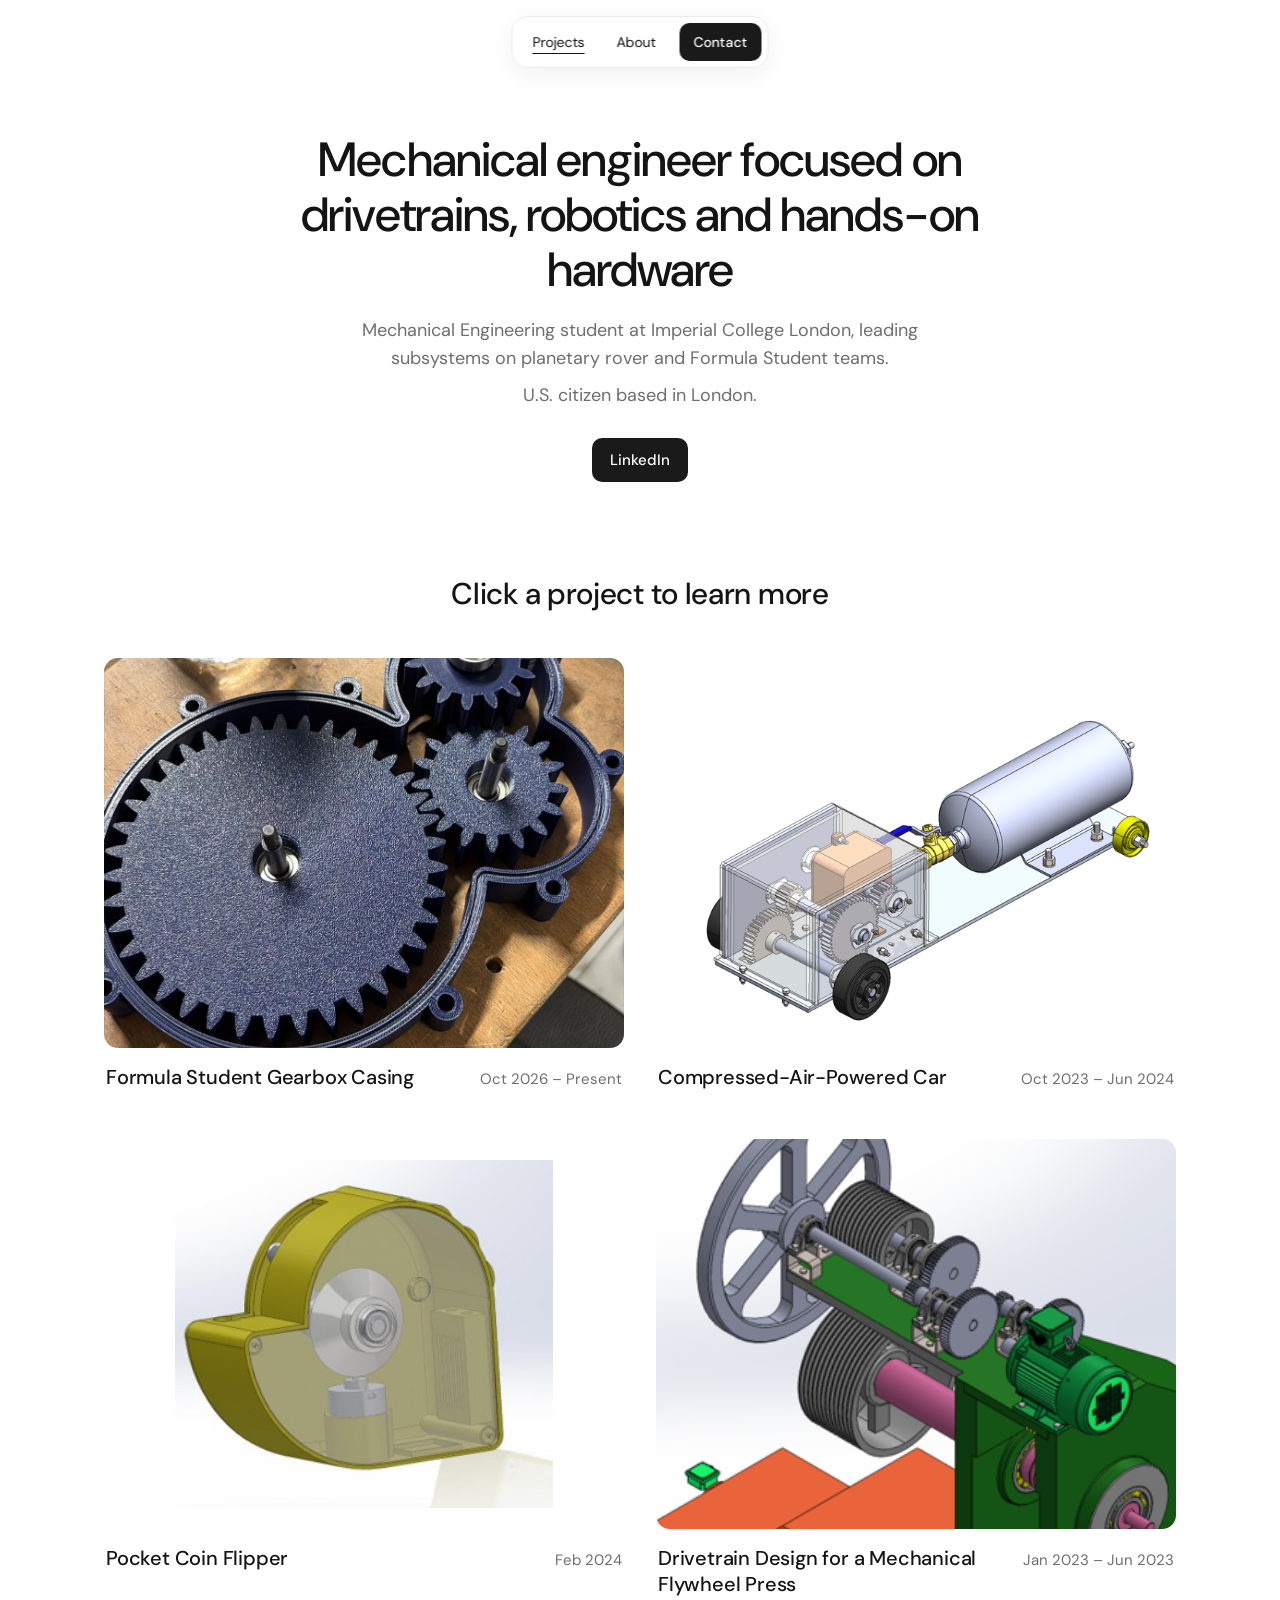
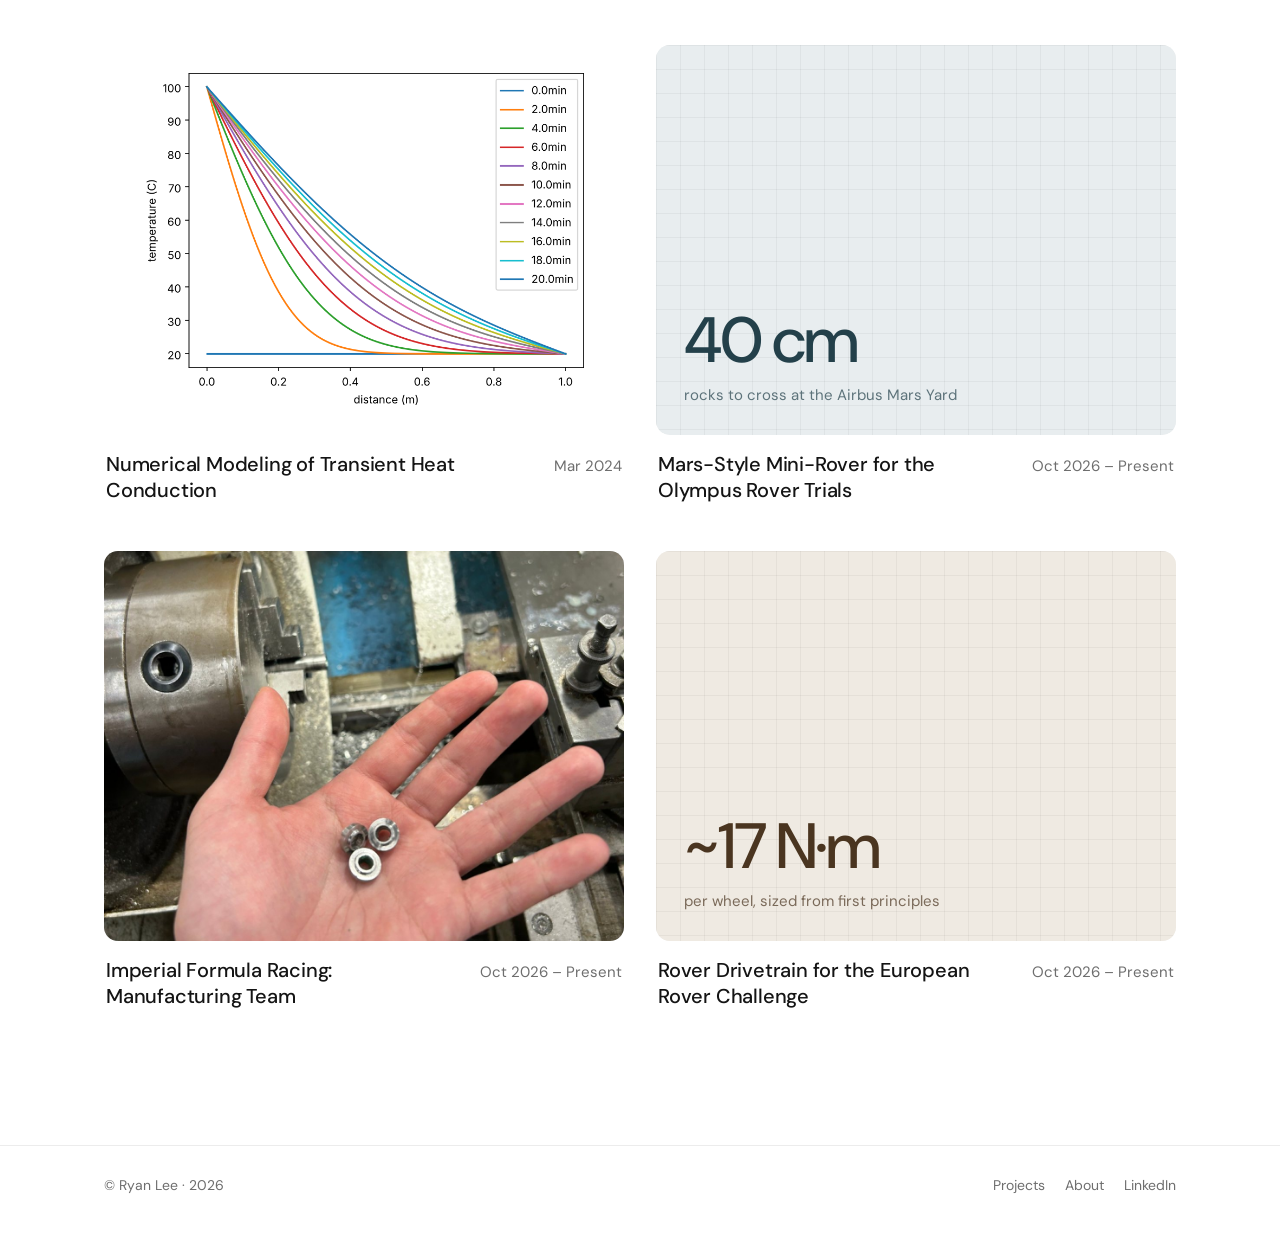
<file: index.html>
<!doctype html>
<html lang="en">
<head>
  <meta charset="utf-8">
  <meta name="viewport" content="width=device-width, initial-scale=1">
  <title>Ryan Lee · Mechanical Engineer</title>
  <meta name="description" content="Ryan Lee: mechanical engineering portfolio. Drivetrains, robotics and mechanical design. U.S. citizen, Imperial College London.">
  <link rel="icon" href="favicon.svg" type="image/svg+xml">
  <link rel="icon" href="favicon-32.png" sizes="32x32" type="image/png">
  <link rel="apple-touch-icon" href="apple-touch-icon.png">
  <!-- Link previews (LinkedIn, email, Slack) -->
  <meta property="og:url" content="https://rydhlee.github.io/">
  <meta property="og:type" content="website">
  <meta property="og:title" content="Ryan Lee · Mechanical Engineer">
  <meta property="og:description" content="Ryan Lee: mechanical engineering portfolio. Drivetrains, robotics and mechanical design. U.S. citizen, Imperial College London.">
  <meta property="og:image" content="https://rydhlee.github.io/og-image.png">
  <meta property="og:image:width" content="1200">
  <meta property="og:image:height" content="630">
  <meta name="twitter:card" content="summary_large_image">  <link rel="preconnect" href="https://fonts.googleapis.com">
  <link rel="preconnect" href="https://fonts.gstatic.com" crossorigin>
  <link href="https://fonts.googleapis.com/css2?family=DM+Sans:opsz,wght@9..40,400;9..40,500;9..40,600&display=swap" rel="stylesheet">
  <link rel="stylesheet" href="assets/style.css">
  <script src="assets/data.js"></script>
  <script src="assets/app.js"></script>
</head>
<body data-page="home"></body>
</html>
</file>
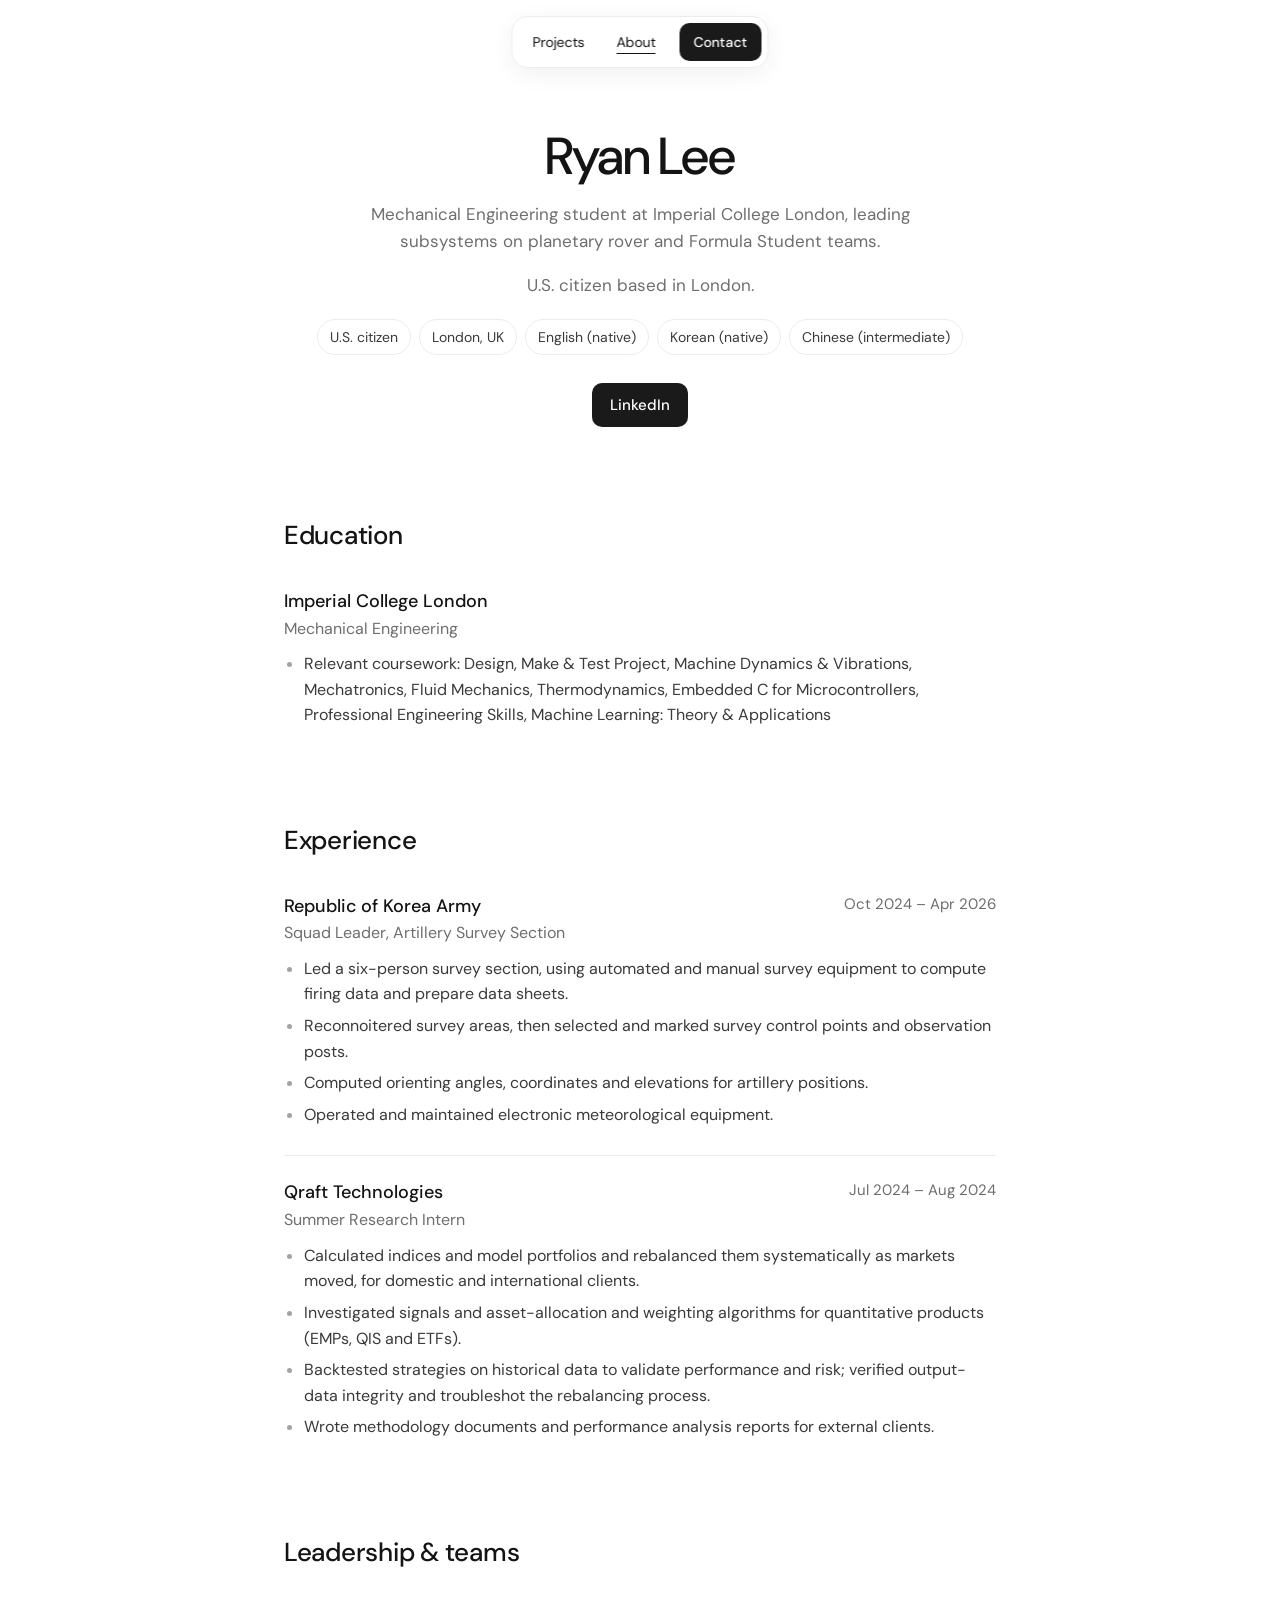
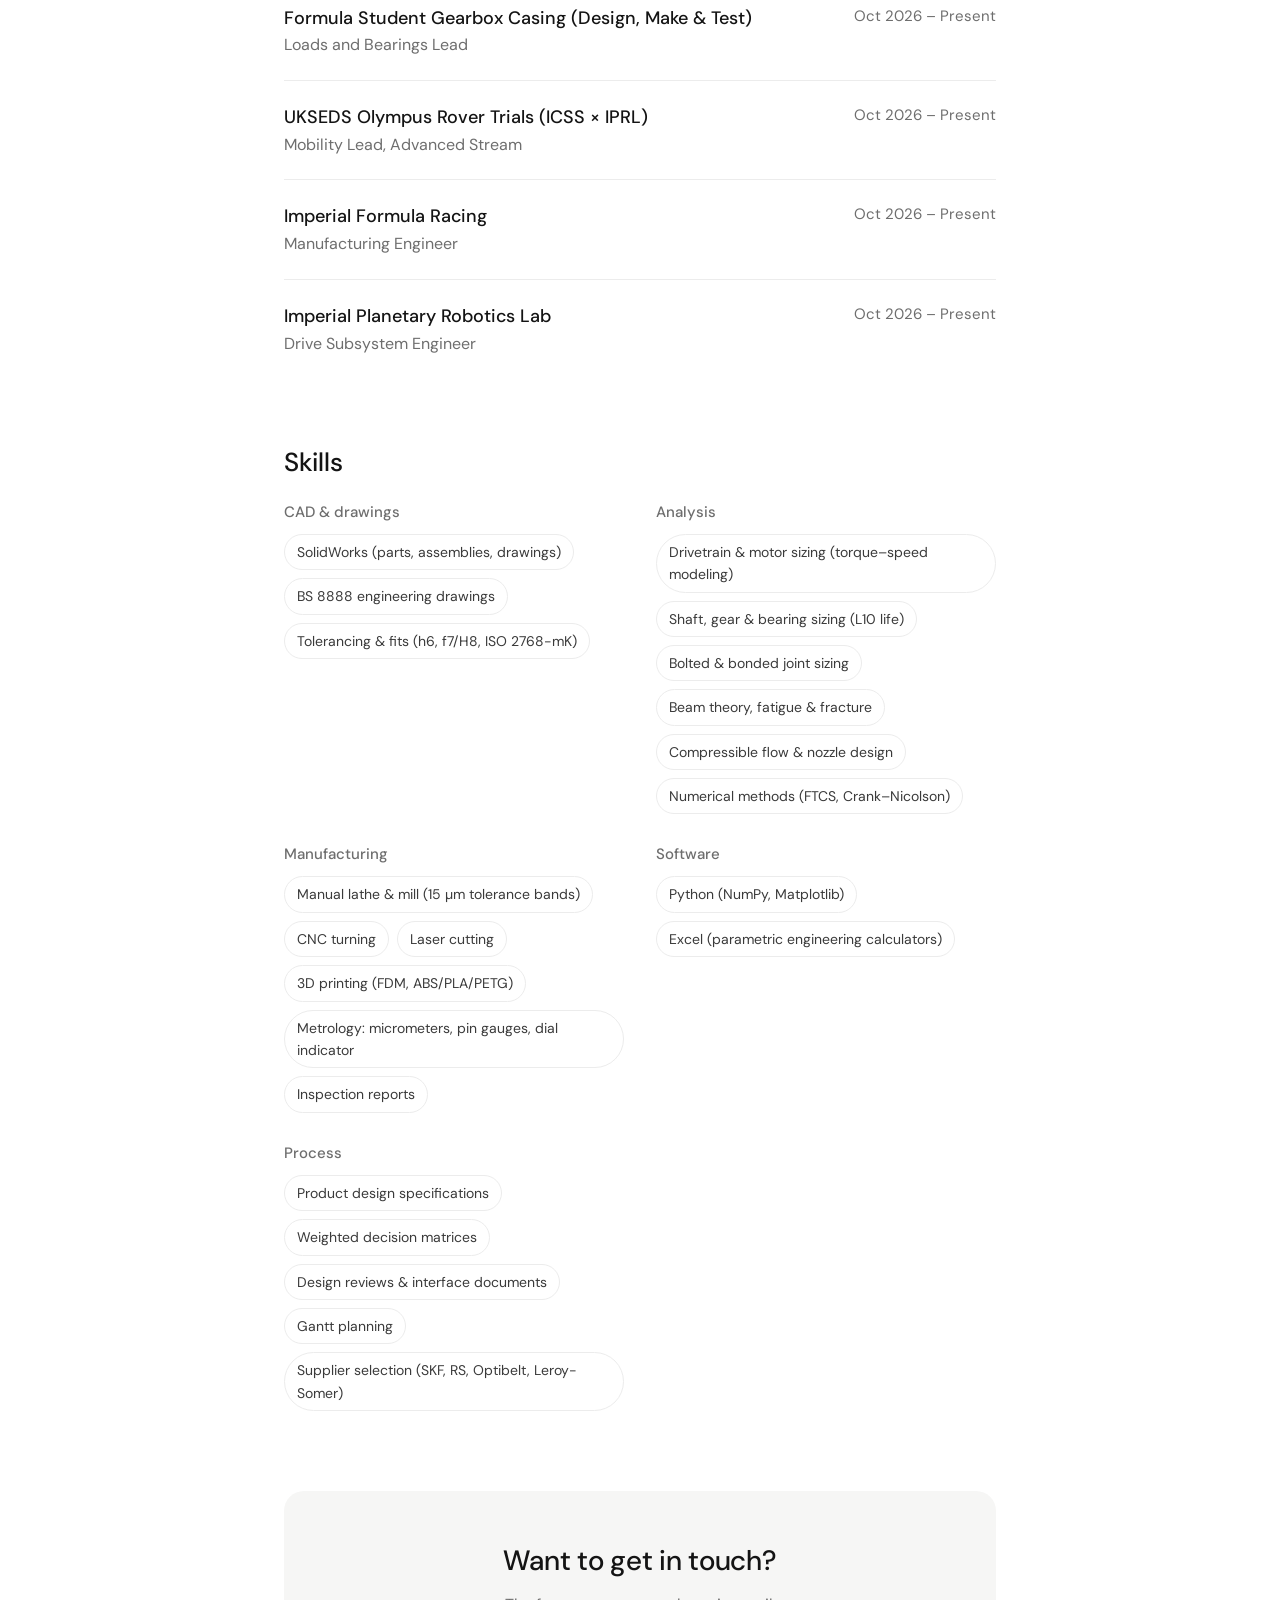
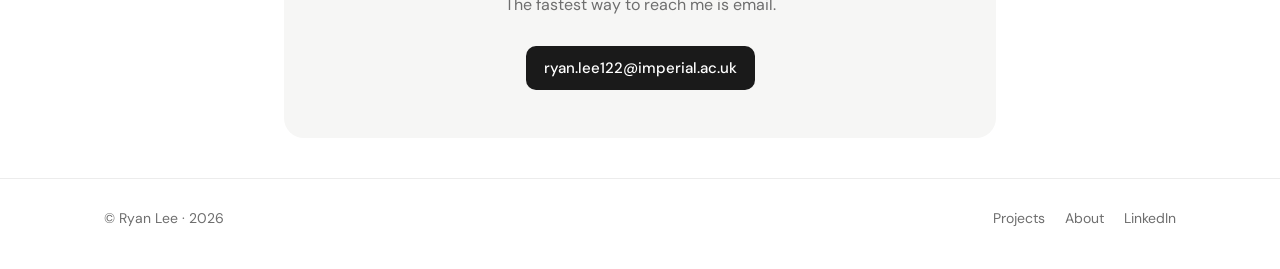
<file: about.html>
<!doctype html>
<html lang="en">
<head>
  <meta charset="utf-8">
  <meta name="viewport" content="width=device-width, initial-scale=1">
  <title>About · Ryan Lee</title>
  <meta name="description" content="Ryan Lee: mechanical engineering portfolio. Drivetrains, robotics and mechanical design. U.S. citizen, Imperial College London.">
  <link rel="icon" href="favicon.svg" type="image/svg+xml">
  <link rel="icon" href="favicon-32.png" sizes="32x32" type="image/png">
  <link rel="apple-touch-icon" href="apple-touch-icon.png">
  <!-- Link previews (LinkedIn, email, Slack) -->
  <meta property="og:url" content="https://rydhlee.github.io/about.html">
  <meta property="og:type" content="website">
  <meta property="og:title" content="About · Ryan Lee">
  <meta property="og:description" content="Ryan Lee: mechanical engineering portfolio. Drivetrains, robotics and mechanical design. U.S. citizen, Imperial College London.">
  <meta property="og:image" content="https://rydhlee.github.io/og-image.png">
  <meta property="og:image:width" content="1200">
  <meta property="og:image:height" content="630">
  <meta name="twitter:card" content="summary_large_image">  <link rel="preconnect" href="https://fonts.googleapis.com">
  <link rel="preconnect" href="https://fonts.gstatic.com" crossorigin>
  <link href="https://fonts.googleapis.com/css2?family=DM+Sans:opsz,wght@9..40,400;9..40,500;9..40,600&display=swap" rel="stylesheet">
  <link rel="stylesheet" href="assets/style.css">
  <script src="assets/data.js"></script>
  <script src="assets/app.js"></script>
</head>
<body data-page="about"></body>
</html>
</file>
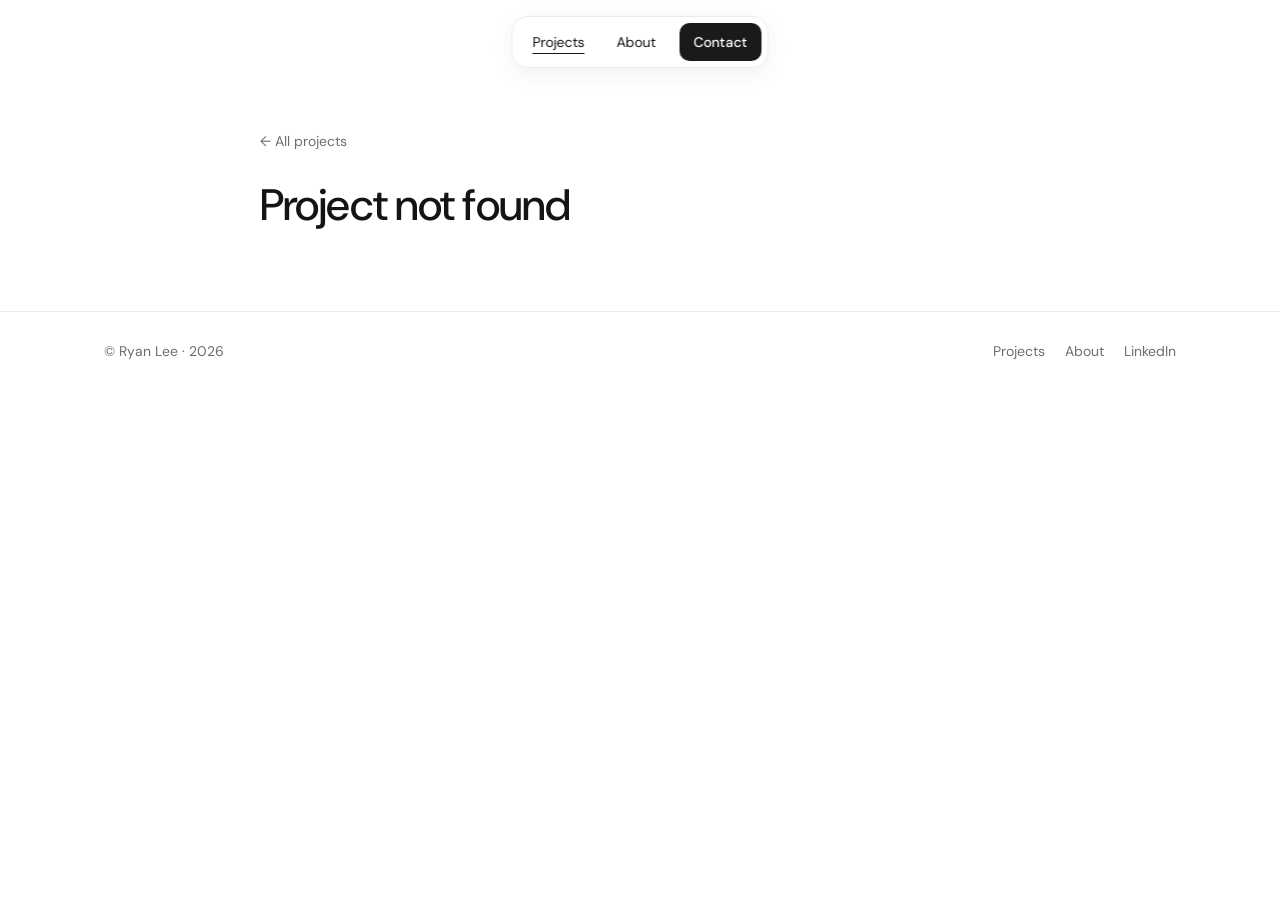
<file: project.html>
<!doctype html>
<html lang="en">
<head>
  <meta charset="utf-8">
  <meta name="viewport" content="width=device-width, initial-scale=1">
  <title>Project · Ryan Lee</title>
  <meta name="description" content="Ryan Lee: mechanical engineering portfolio. Drivetrains, robotics and mechanical design. U.S. citizen, Imperial College London.">
  <link rel="icon" href="favicon.svg" type="image/svg+xml">
  <link rel="icon" href="favicon-32.png" sizes="32x32" type="image/png">
  <link rel="apple-touch-icon" href="apple-touch-icon.png">
  <!-- Link previews (LinkedIn, email, Slack) -->
  <meta property="og:type" content="website">
  <meta property="og:title" content="Project · Ryan Lee">
  <meta property="og:description" content="Ryan Lee: mechanical engineering portfolio. Drivetrains, robotics and mechanical design. U.S. citizen, Imperial College London.">
  <meta property="og:image" content="https://rydhlee.github.io/og-image.png">
  <meta property="og:image:width" content="1200">
  <meta property="og:image:height" content="630">
  <meta name="twitter:card" content="summary_large_image">  <link rel="preconnect" href="https://fonts.googleapis.com">
  <link rel="preconnect" href="https://fonts.gstatic.com" crossorigin>
  <link href="https://fonts.googleapis.com/css2?family=DM+Sans:opsz,wght@9..40,400;9..40,500;9..40,600&display=swap" rel="stylesheet">
  <link rel="stylesheet" href="assets/style.css">
  <script src="assets/data.js"></script>
  <script src="assets/app.js"></script>
</head>
<body data-page="project"></body>
</html>
</file>
<file: assets/style.css>
:root {
  --bg: #ffffff;
  --text: #141414;
  --muted: #6e6e6e;
  --faint: #a3a3a3;
  --line: #ececec;
  --soft: #f6f6f5;
  --dark: #1a1a1a;
  --radius: 14px;
  --font: "DM Sans", system-ui, -apple-system, "Segoe UI", sans-serif;
}

* { box-sizing: border-box; margin: 0; padding: 0; }
html { scroll-behavior: smooth; }
body {
  background: var(--bg);
  color: var(--text);
  font-family: var(--font);
  font-size: 16px;
  line-height: 1.6;
  -webkit-font-smoothing: antialiased;
}
a { color: inherit; text-decoration: none; }
img { display: block; max-width: 100%; }

/* ---------- Nav ---------- */
.nav {
  position: fixed; top: 16px; left: 50%; transform: translateX(-50%);
  z-index: 50;
  display: flex; align-items: center; gap: 4px;
  padding: 6px;
  background: rgba(255,255,255,.88);
  backdrop-filter: blur(12px); -webkit-backdrop-filter: blur(12px);
  border: 1px solid var(--line);
  border-radius: 16px;
  box-shadow: 0 6px 24px rgba(0,0,0,.06);
}
.nav a { font-size: 14px; padding: 8px 14px; border-radius: 10px; transition: background .2s; }
.nav a:not(.btn):hover { background: var(--soft); }
.nav a.active { text-decoration: underline; text-underline-offset: 6px; text-decoration-thickness: 1px; }
.nav .btn { margin-left: 6px; }

.btn {
  display: inline-flex; align-items: center; gap: 8px;
  background: var(--dark); color: #fff;
  font-size: 15px; font-weight: 500;
  padding: 10px 18px; border-radius: 10px;
  transition: transform .2s, opacity .2s;
}
.btn:hover { transform: translateY(-1px); opacity: .9; }
.btn.ghost { background: var(--soft); color: var(--text); }

/* ---------- Layout ---------- */
.wrap { max-width: 1120px; margin: 0 auto; padding: 0 24px; }
.narrow { max-width: 760px; margin: 0 auto; padding: 0 24px; }

/* ---------- Hero ---------- */
.hero { padding: 132px 0 56px; text-align: center; }
.hero h1 {
  font-size: clamp(32px, 5vw, 48px); font-weight: 500;
  line-height: 1.15; letter-spacing: -0.02em;
  max-width: 680px; margin: 0 auto;
}
.hero p { color: var(--muted); font-size: 18px; max-width: 600px; margin: 18px auto 0; }
.hero p + p { margin-top: 8px; }
.actions { display: flex; gap: 10px; justify-content: center; flex-wrap: wrap; margin-top: 28px; }

.lead-in { text-align: center; font-size: clamp(22px, 3vw, 30px); font-weight: 500; letter-spacing: -0.01em; margin: 32px 0 40px; }

/* ---------- Project grid ---------- */
.grid { display: grid; grid-template-columns: repeat(2, 1fr); gap: 48px 32px; padding-bottom: 96px; }
.card { display: block; }
.thumb {
  position: relative; aspect-ratio: 4 / 3; border-radius: var(--radius);
  overflow: hidden; background: var(--soft);
}
.thumb img { width: 100%; height: 100%; object-fit: cover; transition: transform .5s ease; }
.card:hover .thumb img, .card:hover .ph-inner { transform: scale(1.03); }
.card-meta { display: flex; justify-content: space-between; align-items: baseline; gap: 16px; padding: 16px 2px 0; }
.card-meta h3 { font-size: 20px; font-weight: 500; line-height: 1.3; letter-spacing: -0.01em; }
.card-meta span { color: var(--muted); font-size: 15px; white-space: nowrap; }

/* Placeholder shown until a project photo is added */
.ph {
  position: absolute; inset: 0; overflow: hidden;
  background-color: var(--tint, #eef0f3);
}
.ph-inner {
  position: absolute; inset: 0;
  display: flex; flex-direction: column; justify-content: flex-end;
  padding: 28px;
  background-image:
    linear-gradient(rgba(0,0,0,.045) 1px, transparent 1px),
    linear-gradient(90deg, rgba(0,0,0,.045) 1px, transparent 1px);
  background-size: 24px 24px;
  transition: transform .5s ease;
}
.ph-value { font-size: clamp(40px, 6vw, 64px); font-weight: 500; letter-spacing: -0.03em; line-height: 1; color: var(--ink, #1f2937); }
.ph-label { margin-top: 10px; font-size: 15px; color: var(--ink, #1f2937); opacity: .7; }

/* ---------- Project page ---------- */
.project { padding: 128px 0 40px; }
.back { display: inline-block; font-size: 14px; color: var(--muted); margin-bottom: 28px; }
.back:hover { color: var(--text); }
.project h1 { font-size: clamp(30px, 4.5vw, 44px); font-weight: 500; line-height: 1.15; letter-spacing: -0.02em; }
.meta { display: flex; flex-wrap: wrap; gap: 20px 48px; margin: 28px 0 36px; padding: 20px 0; border-top: 1px solid var(--line); border-bottom: 1px solid var(--line); }
.meta div span { display: block; font-size: 13px; color: var(--muted); }
.meta div strong { font-weight: 500; font-size: 15px; }
.project .thumb { aspect-ratio: 16 / 9; }
.project .thumb img { object-fit: contain; background: #f4f5f7; }
.card .thumb img { background: #f4f5f7; }
.chip.doc:hover { background: var(--soft); }
.gallery img { border: 1px solid var(--line); }
/* Never upscale small screenshots: show them at native size, centered on white. */
.gallery img { width: auto; max-width: 100%; margin: 0 auto; background: #fff; }
.gallery video { display: block; max-width: 100%; max-height: 560px; margin: 0 auto; border-radius: 12px; background: #000; }
.gallery figure.wide img[src$=".gif"] { width: auto; max-width: 100%; margin: 0 auto; background: #fff; }
.thumb.fit-contain, .thumb.fit-contain img { background: #fff; }
.thumb.fit-contain img { object-fit: contain; padding: 4%; }
.project .thumb.fit-contain { aspect-ratio: 4 / 3; max-width: 520px; margin: 0 auto; border: 1px solid var(--line); }
.gallery.cols-3 { grid-template-columns: repeat(3, 1fr); }
.gallery.cols-3 img { width: auto; max-width: 100%; margin: 0 auto; background: #fff; }

.code { border: 1px solid var(--line); border-radius: 12px; margin-top: 12px; overflow: hidden; }
.code summary { cursor: pointer; padding: 14px 18px; font-weight: 500; display: flex; justify-content: space-between; gap: 12px; }
.code summary a { font-weight: 400; font-size: 14px; color: var(--muted); }
.code summary a:hover { color: var(--text); }
.code pre { margin: 0; padding: 18px; background: #fafafa; border-top: 1px solid var(--line); overflow-x: auto; font: 13px/1.55 ui-monospace, "Cascadia Code", Consolas, monospace; color: #2a2a2a; }
.project section { margin-top: 48px; }
.project h2 { font-size: 22px; font-weight: 500; letter-spacing: -0.01em; margin-bottom: 14px; }
.project p { color: #3a3a3a; font-size: 17px; }
.project ul { padding-left: 20px; color: #3a3a3a; }
.project li { margin: 8px 0; padding-left: 4px; }
.project li::marker { color: var(--faint); }

.stats { display: grid; grid-template-columns: repeat(auto-fit, minmax(160px, 1fr)); gap: 12px; }
.stat { background: var(--soft); border-radius: 12px; padding: 18px; }
.stat strong { display: block; font-size: 22px; font-weight: 500; letter-spacing: -0.02em; line-height: 1.2; }
.stat span { display: block; margin-top: 6px; font-size: 14px; color: var(--muted); line-height: 1.45; }

.chips { display: flex; flex-wrap: wrap; gap: 8px; }
.chip { font-size: 14px; padding: 6px 12px; border: 1px solid var(--line); border-radius: 999px; color: #3a3a3a; }

.gallery { display: grid; grid-template-columns: repeat(2, 1fr); gap: 16px; }
.gallery figure.wide { grid-column: 1 / -1; }
.gallery img { width: 100%; border-radius: 12px; background: var(--soft); }
.gallery figcaption { font-size: 14px; color: var(--muted); margin-top: 8px; }

.pager { display: grid; grid-template-columns: 1fr 1fr; gap: 16px; margin-top: 72px; padding-top: 24px; border-top: 1px solid var(--line); }
.pager a { display: block; padding: 4px 0; }
.pager a span { display: block; font-size: 13px; color: var(--muted); }
.pager a strong { font-weight: 500; }
.pager a:hover strong { text-decoration: underline; text-underline-offset: 4px; }
.pager .next { text-align: right; grid-column: 2; }

/* ---------- About page ---------- */
.about-hero { padding: 128px 0 24px; text-align: center; }
.about-hero h1 { font-size: clamp(36px, 5vw, 52px); font-weight: 500; letter-spacing: -0.02em; line-height: 1.1; }
.about-hero p { color: var(--muted); font-size: 17px; max-width: 620px; margin: 16px auto 0; }
.facts { display: flex; flex-wrap: wrap; justify-content: center; gap: 8px; margin-top: 20px; }

.block { margin-top: 64px; }
.block > h2 { font-size: 26px; font-weight: 500; letter-spacing: -0.01em; margin-bottom: 8px; }
.entry { padding: 22px 0; border-bottom: 1px solid var(--line); }
.entry:last-child { border-bottom: 0; }
.entry-head { display: flex; justify-content: space-between; gap: 16px; flex-wrap: wrap; }
.entry h3 { font-size: 18px; font-weight: 500; }
.entry .role { color: var(--muted); }
.entry .when { color: var(--muted); font-size: 15px; white-space: nowrap; }
.entry ul { margin-top: 10px; padding-left: 20px; color: #3a3a3a; }
.entry li { margin: 6px 0; }
.entry li::marker { color: var(--faint); }
a.entry { display: block; }
a.entry:hover h3 { text-decoration: underline; text-underline-offset: 4px; }

.skills { display: grid; grid-template-columns: repeat(2, 1fr); gap: 28px 32px; margin-top: 16px; }
.skills h3 { font-size: 15px; font-weight: 500; color: var(--muted); margin-bottom: 10px; }

.cta { text-align: center; background: var(--soft); border-radius: 20px; padding: 48px 24px; margin: 80px 0 24px; }
.cta h2 { font-size: 28px; font-weight: 500; letter-spacing: -0.01em; }
.cta p { color: var(--muted); margin-top: 8px; }

/* ---------- Footer ---------- */
footer { border-top: 1px solid var(--line); margin-top: 40px; }
footer .wrap { display: flex; justify-content: space-between; align-items: center; gap: 16px; flex-wrap: wrap; padding-top: 28px; padding-bottom: 40px; font-size: 14px; color: var(--muted); }
footer nav { display: flex; gap: 20px; }
footer a:hover { color: var(--text); }

/* ---------- Motion ---------- */
.reveal { opacity: 0; transform: translateY(16px); transition: opacity .7s ease, transform .7s ease; }
.reveal.in { opacity: 1; transform: none; }
@media (prefers-reduced-motion: reduce) {
  .reveal { opacity: 1; transform: none; transition: none; }
  .thumb img, .ph-inner { transition: none; }
}

/* ---------- Mobile ---------- */
@media (max-width: 720px) {
  .wrap, .narrow { padding-left: 16px; padding-right: 16px; }
  .grid { grid-template-columns: 1fr; gap: 36px; }
  .gallery, .gallery.cols-3, .skills { grid-template-columns: 1fr; }
  .hero { padding-top: 112px; }
  .hero p { font-size: 16px; }
  .nav a { padding: 8px 10px; }
  .card-meta h3 { font-size: 18px; }
  .ph-inner { padding: 20px; }
  .meta { gap: 16px 28px; }
}
</file>
